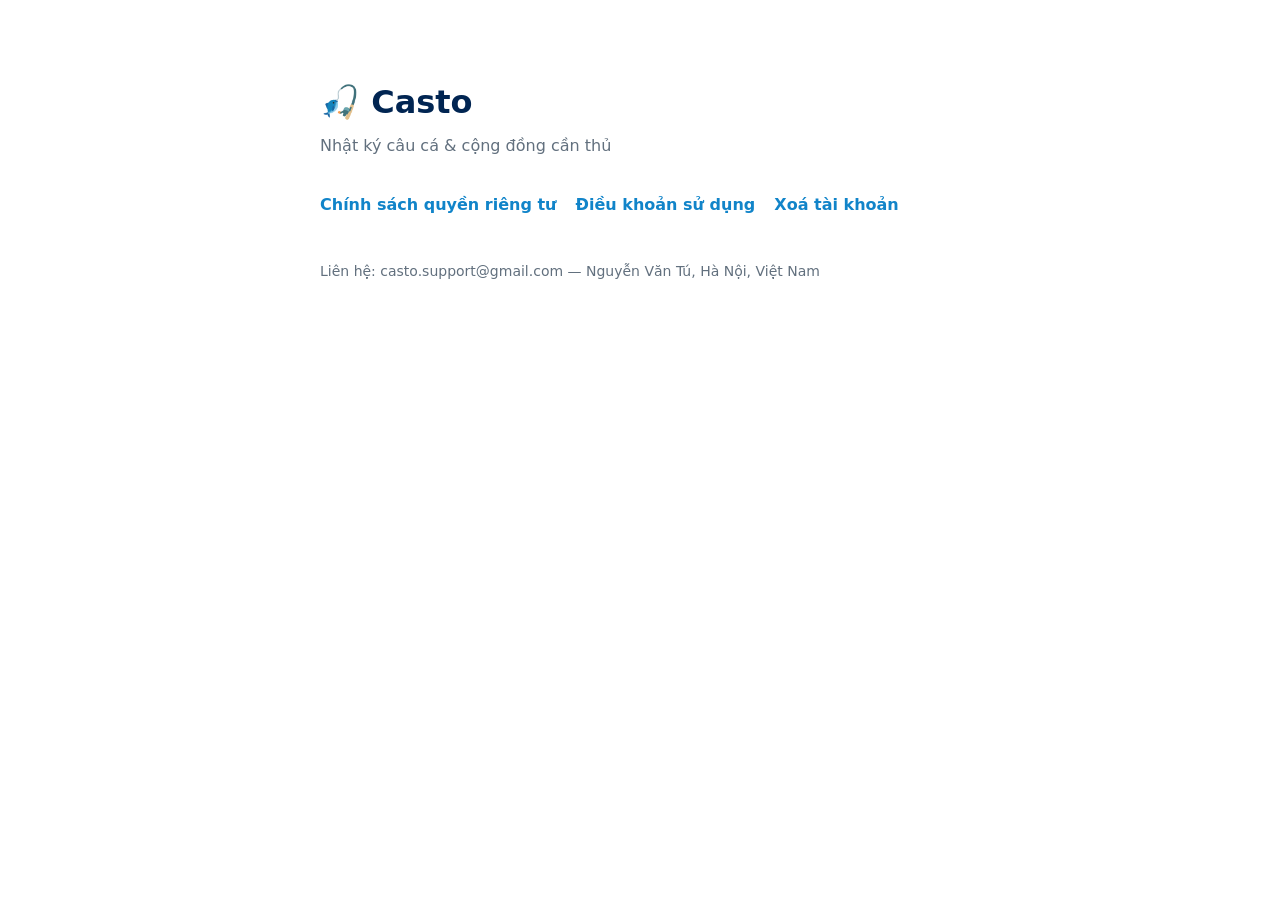
<file: index.html>
<!DOCTYPE html>
<html lang="vi">
<head>
  <meta charset="utf-8" />
  <meta name="viewport" content="width=device-width, initial-scale=1" />
  <title>Casto — Pháp lý</title>
  <style>
    body {
      font-family: -apple-system, system-ui, "Segoe UI", Roboto, sans-serif;
      max-width: 640px;
      margin: 0 auto;
      padding: 56px 20px;
      color: #1a2330;
      background: #fff;
      line-height: 1.6;
    }
    h1 { color: #012552; margin-bottom: 4px; }
    .sub { color: #62707e; margin-top: 0; }
    .links { margin: 28px 0; }
    .links a {
      display: inline-block;
      margin: 6px 14px 6px 0;
      color: #1184c9;
      font-weight: 600;
      text-decoration: none;
    }
    .links a:hover { text-decoration: underline; }
    .foot { color: #62707e; font-size: 14px; margin-top: 36px; }
  </style>
</head>
<body>
  <h1>🎣 Casto</h1>
  <p class="sub">Nhật ký câu cá &amp; cộng đồng cần thủ</p>
  <div class="links">
    <a href="./privacy.html">Chính sách quyền riêng tư</a>
    <a href="./terms.html">Điều khoản sử dụng</a>
    <a href="./delete-account.html">Xoá tài khoản</a>
  </div>
  <p class="foot">Liên hệ: casto.support@gmail.com — Nguyễn Văn Tú, Hà Nội, Việt Nam</p>
</body>
</html>
</file>
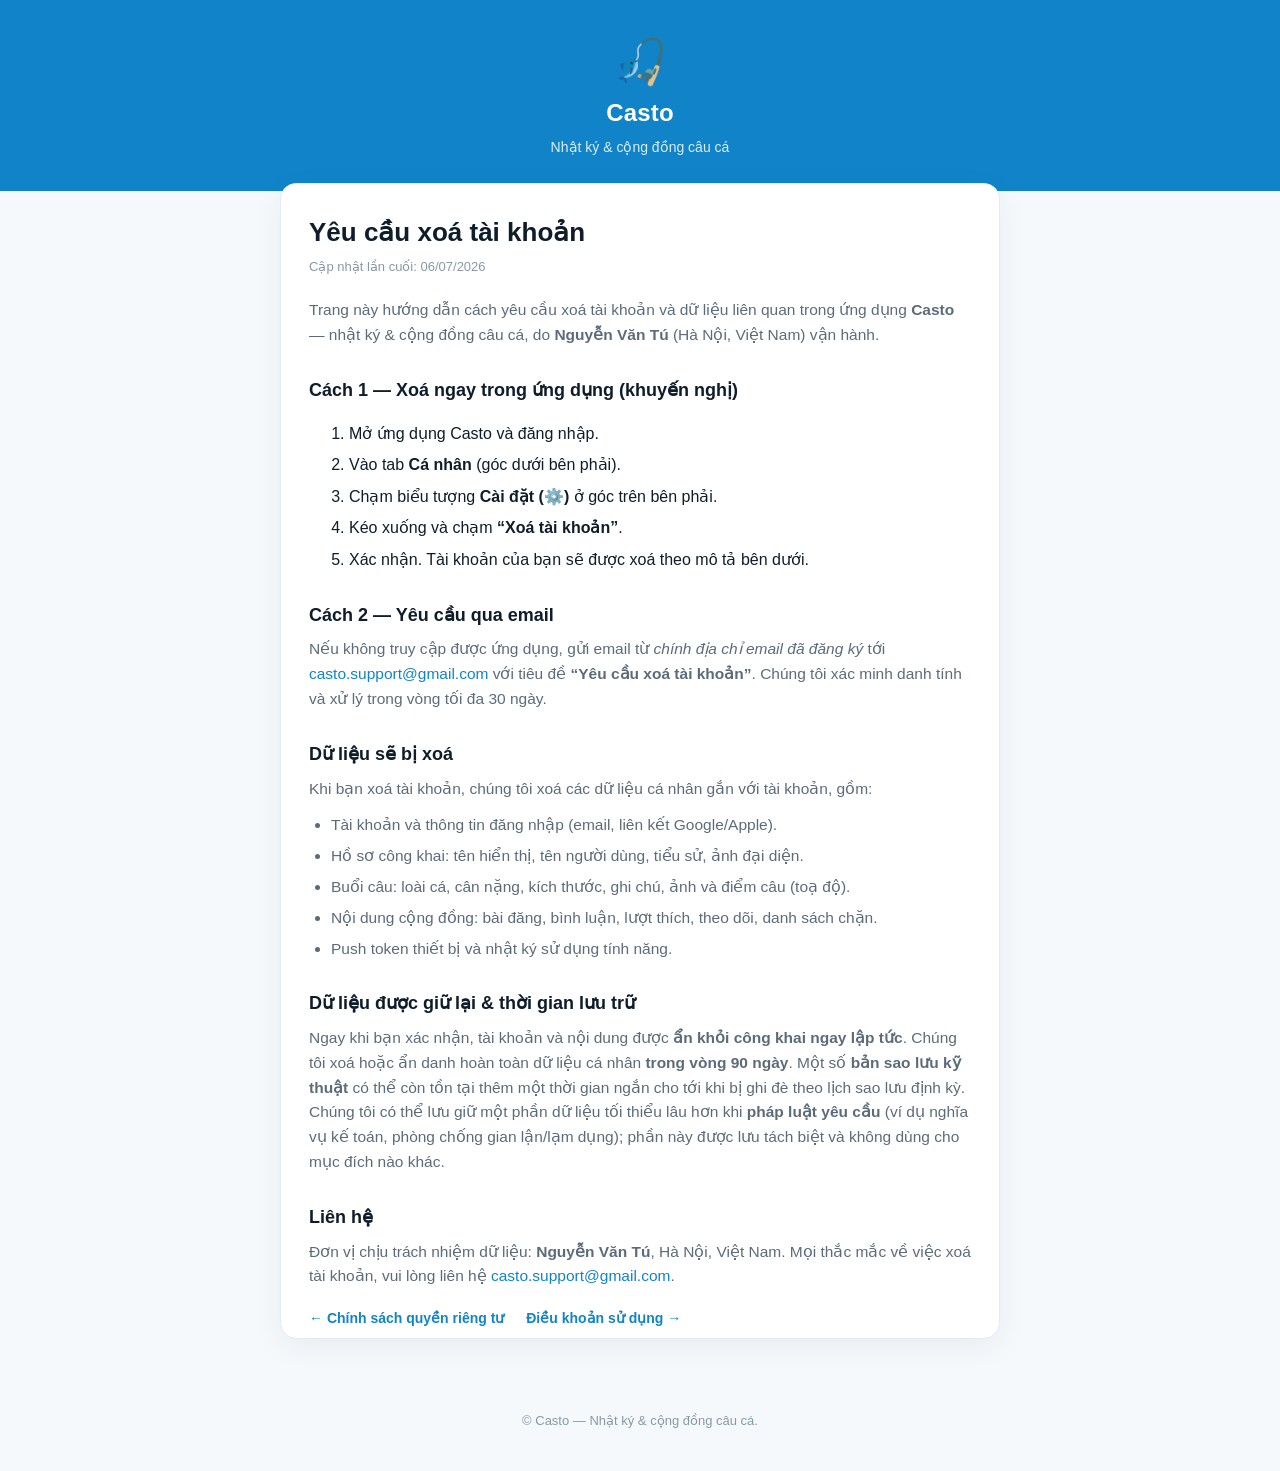
<file: delete-account.html>
<!DOCTYPE html>
<html lang="vi">
  <head>
    <meta charset="utf-8" />
    <meta name="viewport" content="width=device-width, initial-scale=1.0" />
    <title>Xoá tài khoản — Casto</title>
    <link rel="stylesheet" href="style.css" />
  </head>
  <body>
    <div class="header">
      <div class="logo">🎣</div>
      <div class="brand">Casto</div>
      <div class="tagline">Nhật ký &amp; cộng đồng câu cá</div>
    </div>
    <div class="wrap">
      <div class="card">
        <h1>Yêu cầu xoá tài khoản</h1>
        <p class="updated">Cập nhật lần cuối: 06/07/2026</p>

        <p>
          Trang này hướng dẫn cách yêu cầu xoá tài khoản và dữ liệu liên quan trong ứng dụng
          <strong>Casto</strong> — nhật ký &amp; cộng đồng câu cá, do <strong>Nguyễn Văn Tú</strong>
          (Hà Nội, Việt Nam) vận hành.
        </p>

        <h2>Cách 1 — Xoá ngay trong ứng dụng (khuyến nghị)</h2>
        <ol>
          <li>Mở ứng dụng Casto và đăng nhập.</li>
          <li>Vào tab <strong>Cá nhân</strong> (góc dưới bên phải).</li>
          <li>Chạm biểu tượng <strong>Cài đặt (⚙️)</strong> ở góc trên bên phải.</li>
          <li>Kéo xuống và chạm <strong>“Xoá tài khoản”</strong>.</li>
          <li>Xác nhận. Tài khoản của bạn sẽ được xoá theo mô tả bên dưới.</li>
        </ol>

        <h2>Cách 2 — Yêu cầu qua email</h2>
        <p>
          Nếu không truy cập được ứng dụng, gửi email từ <em>chính địa chỉ email đã đăng ký</em> tới
          <a href="mailto:casto.support@gmail.com">casto.support@gmail.com</a>
          với tiêu đề <strong>“Yêu cầu xoá tài khoản”</strong>. Chúng tôi xác minh danh tính và xử lý
          trong vòng tối đa 30 ngày.
        </p>

        <h2>Dữ liệu sẽ bị xoá</h2>
        <p>Khi bạn xoá tài khoản, chúng tôi xoá các dữ liệu cá nhân gắn với tài khoản, gồm:</p>
        <ul>
          <li>Tài khoản và thông tin đăng nhập (email, liên kết Google/Apple).</li>
          <li>Hồ sơ công khai: tên hiển thị, tên người dùng, tiểu sử, ảnh đại diện.</li>
          <li>Buổi câu: loài cá, cân nặng, kích thước, ghi chú, ảnh và điểm câu (toạ độ).</li>
          <li>Nội dung cộng đồng: bài đăng, bình luận, lượt thích, theo dõi, danh sách chặn.</li>
          <li>Push token thiết bị và nhật ký sử dụng tính năng.</li>
        </ul>

        <h2>Dữ liệu được giữ lại &amp; thời gian lưu trữ</h2>
        <p>
          Ngay khi bạn xác nhận, tài khoản và nội dung được <strong>ẩn khỏi công khai ngay lập tức</strong>.
          Chúng tôi xoá hoặc ẩn danh hoàn toàn dữ liệu cá nhân <strong>trong vòng 90 ngày</strong>. Một số
          <strong>bản sao lưu kỹ thuật</strong> có thể còn tồn tại thêm một thời gian ngắn cho tới khi bị
          ghi đè theo lịch sao lưu định kỳ. Chúng tôi có thể lưu giữ một phần dữ liệu tối thiểu lâu hơn khi
          <strong>pháp luật yêu cầu</strong> (ví dụ nghĩa vụ kế toán, phòng chống gian lận/lạm dụng); phần
          này được lưu tách biệt và không dùng cho mục đích nào khác.
        </p>

        <h2>Liên hệ</h2>
        <p>
          Đơn vị chịu trách nhiệm dữ liệu: <strong>Nguyễn Văn Tú</strong>, Hà Nội, Việt Nam. Mọi thắc mắc
          về việc xoá tài khoản, vui lòng liên hệ
          <a href="mailto:casto.support@gmail.com">casto.support@gmail.com</a>.
        </p>

        <div class="nav">
          <a href="privacy.html">← Chính sách quyền riêng tư</a>
          <a href="terms.html">Điều khoản sử dụng →</a>
        </div>
      </div>
    </div>
    <div class="footer">© Casto — Nhật ký &amp; cộng đồng câu cá.</div>
  </body>
</html>
</file>
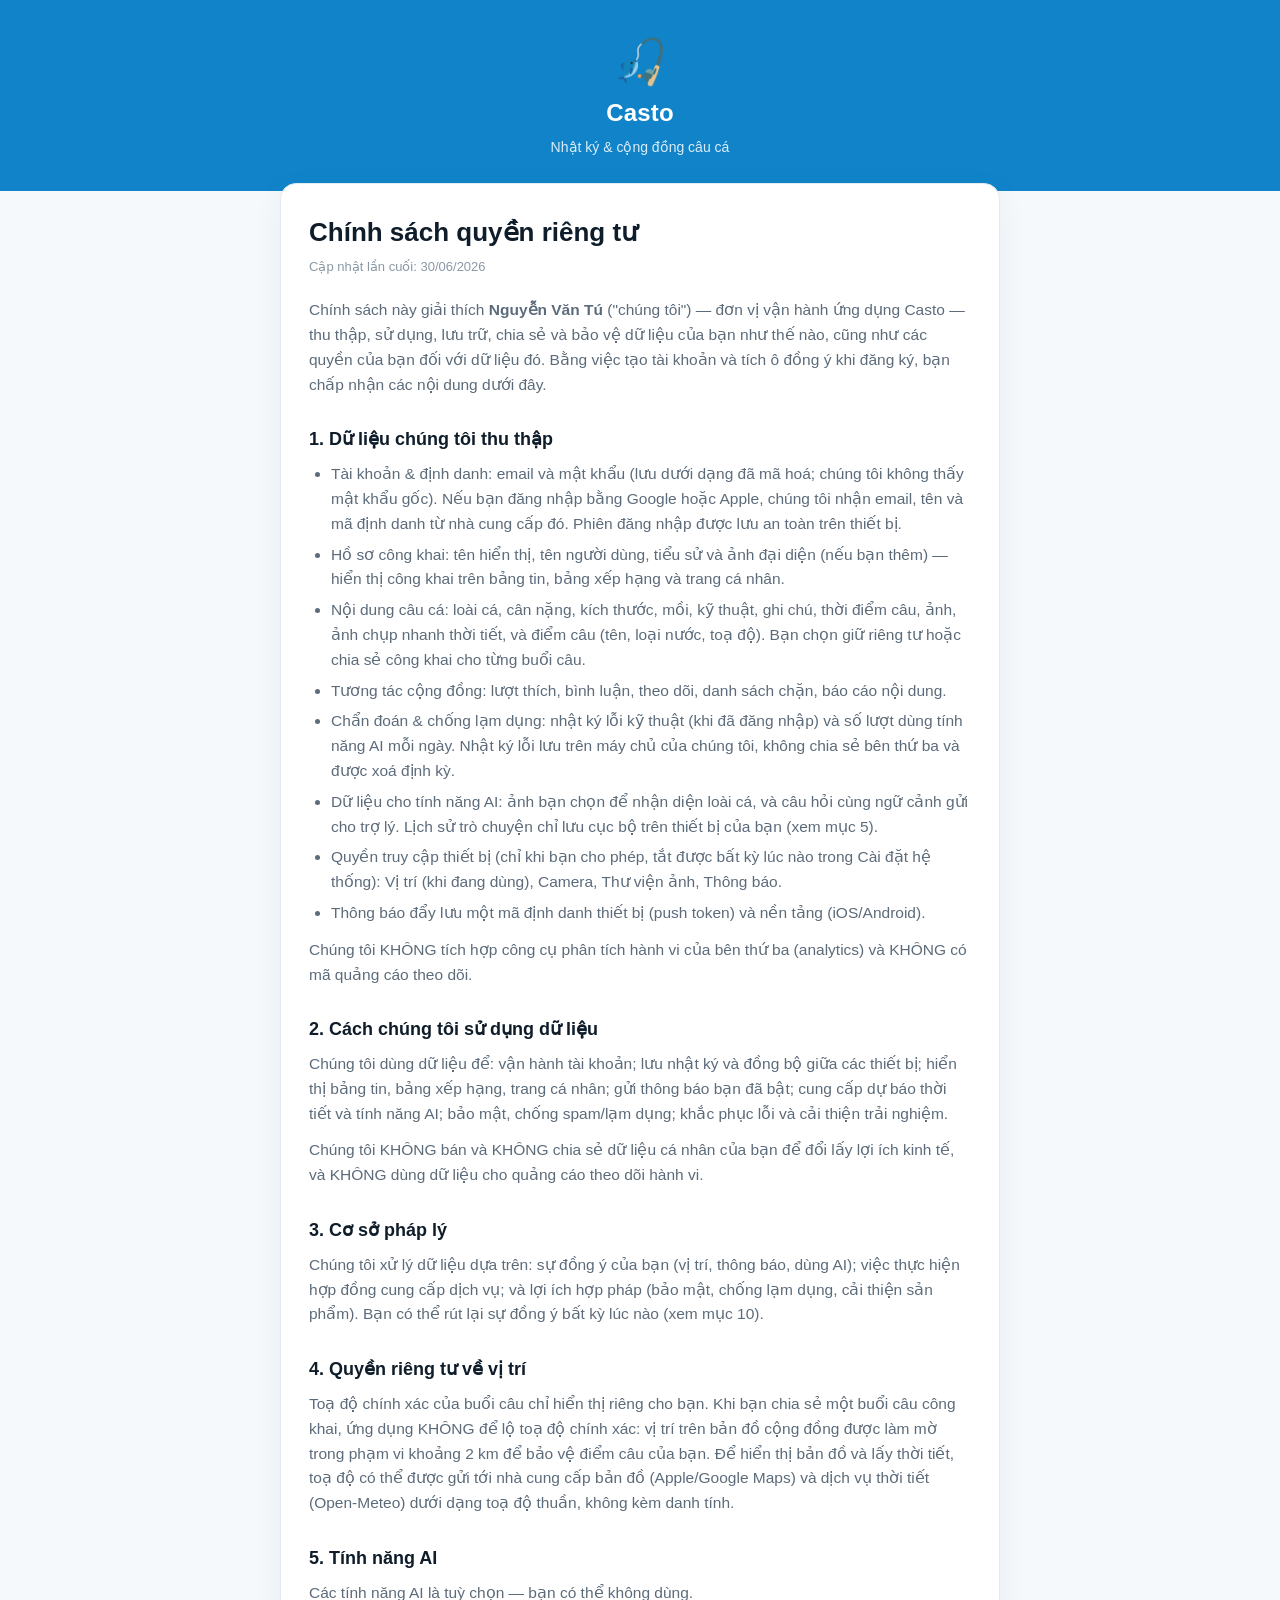
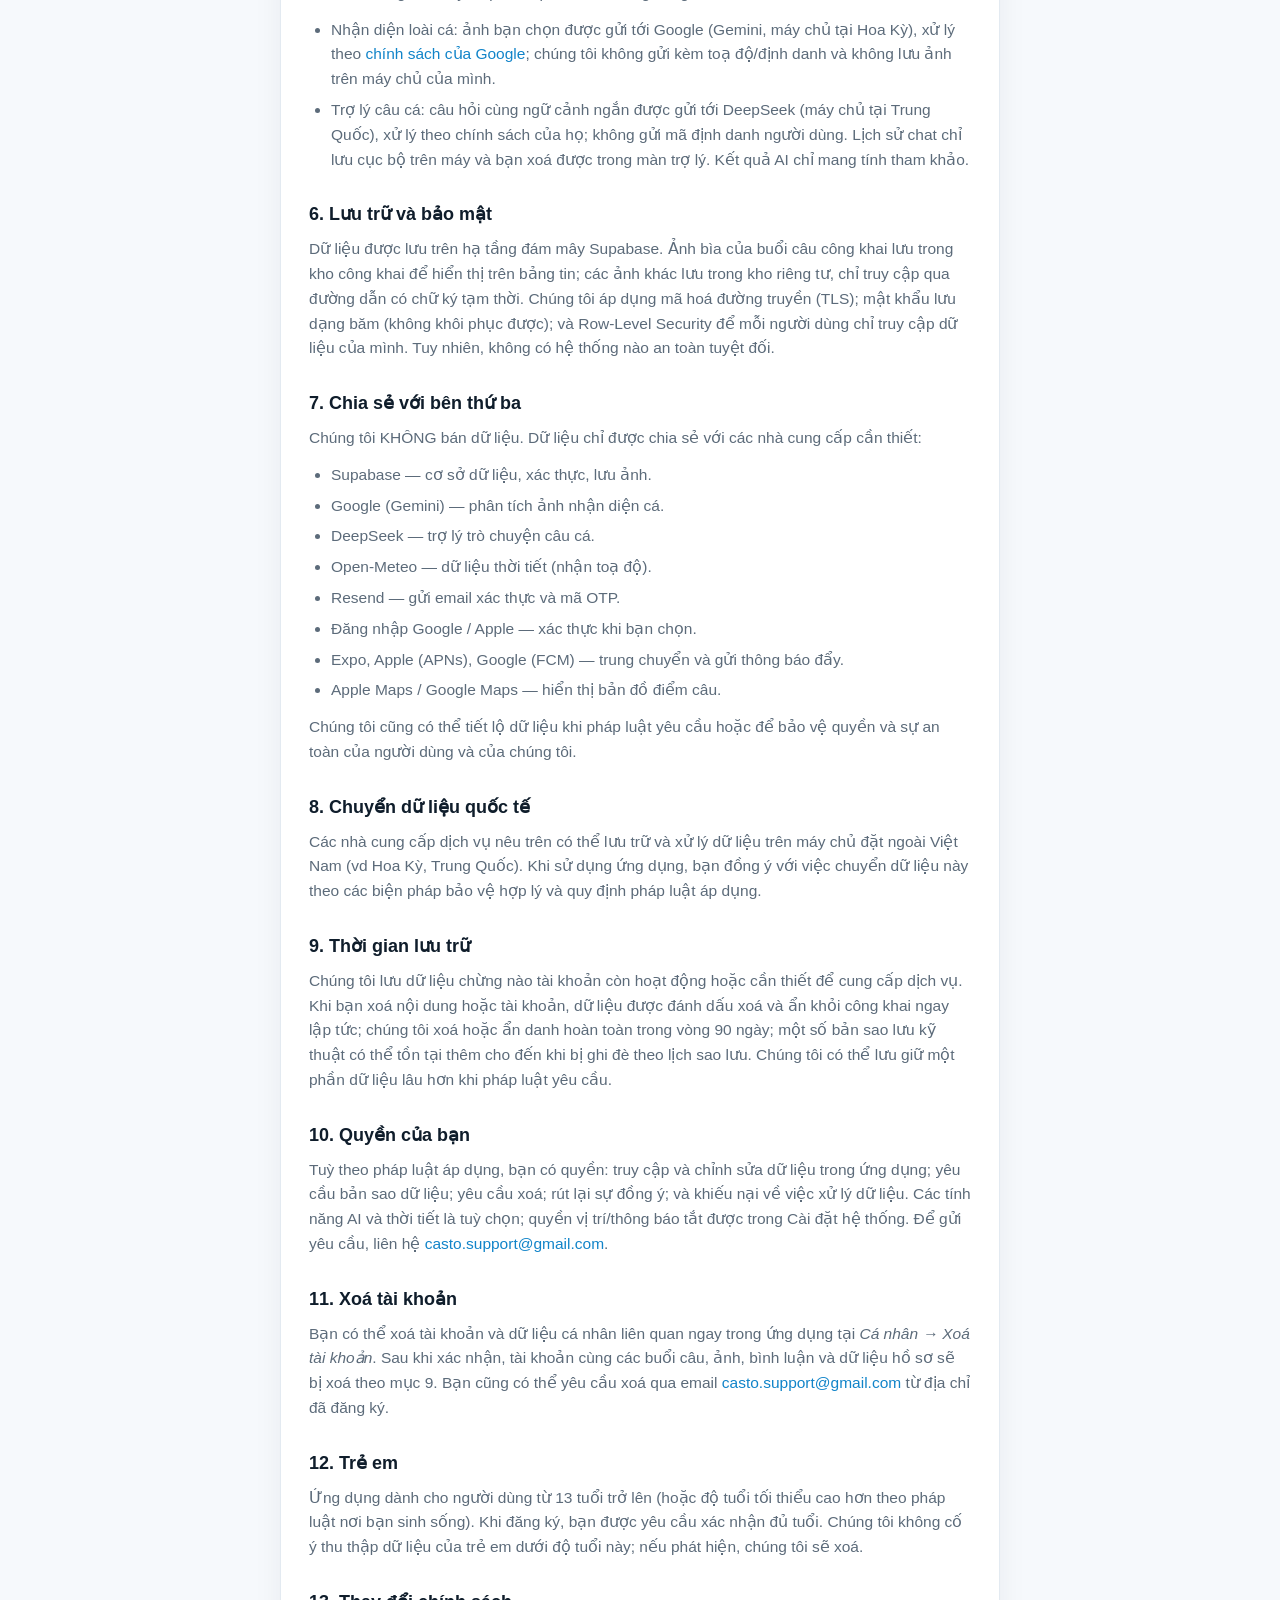
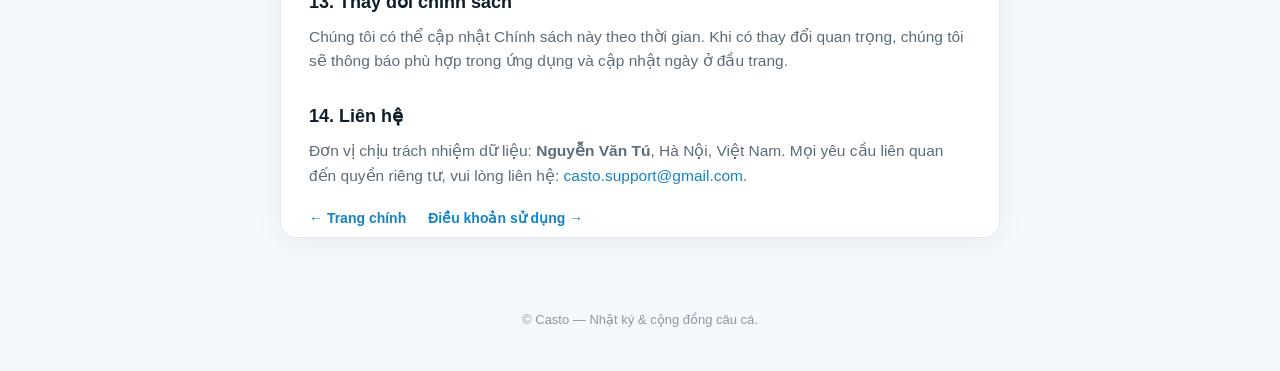
<file: privacy.html>
<!DOCTYPE html>
<html lang="vi">
  <head>
    <meta charset="utf-8" />
    <meta name="viewport" content="width=device-width, initial-scale=1.0" />
    <title>Chính sách quyền riêng tư — Casto</title>
    <link rel="stylesheet" href="style.css" />
  </head>
  <body>
    <div class="header">
      <div class="logo">🎣</div>
      <div class="brand">Casto</div>
      <div class="tagline">Nhật ký &amp; cộng đồng câu cá</div>
    </div>
    <div class="wrap">
      <div class="card">
        <h1>Chính sách quyền riêng tư</h1>
        <p class="updated">Cập nhật lần cuối: 30/06/2026</p>

        <p>
          Chính sách này giải thích <strong>Nguyễn Văn Tú</strong>
          ("chúng tôi") — đơn vị vận hành ứng dụng Casto — thu thập, sử dụng, lưu trữ, chia
          sẻ và bảo vệ dữ liệu của bạn như thế nào, cũng như các quyền của bạn đối với dữ liệu đó.
          Bằng việc tạo tài khoản và tích ô đồng ý khi đăng ký, bạn chấp nhận các nội dung dưới đây.
        </p>

        <h2>1. Dữ liệu chúng tôi thu thập</h2>
        <ul>
          <li>
            Tài khoản &amp; định danh: email và mật khẩu (lưu dưới dạng đã mã hoá; chúng tôi không
            thấy mật khẩu gốc). Nếu bạn đăng nhập bằng Google hoặc Apple, chúng tôi nhận email, tên
            và mã định danh từ nhà cung cấp đó. Phiên đăng nhập được lưu an toàn trên thiết bị.
          </li>
          <li>
            Hồ sơ công khai: tên hiển thị, tên người dùng, tiểu sử và ảnh đại diện (nếu bạn thêm) —
            hiển thị công khai trên bảng tin, bảng xếp hạng và trang cá nhân.
          </li>
          <li>
            Nội dung câu cá: loài cá, cân nặng, kích thước, mồi, kỹ thuật, ghi chú, thời điểm câu,
            ảnh, ảnh chụp nhanh thời tiết, và điểm câu (tên, loại nước, toạ độ). Bạn chọn giữ riêng
            tư hoặc chia sẻ công khai cho từng buổi câu.
          </li>
          <li>Tương tác cộng đồng: lượt thích, bình luận, theo dõi, danh sách chặn, báo cáo nội dung.</li>
          <li>
            Chẩn đoán &amp; chống lạm dụng: nhật ký lỗi kỹ thuật (khi đã đăng nhập) và số lượt dùng
            tính năng AI mỗi ngày. Nhật ký lỗi lưu trên máy chủ của chúng tôi, không chia sẻ bên thứ
            ba và được xoá định kỳ.
          </li>
          <li>
            Dữ liệu cho tính năng AI: ảnh bạn chọn để nhận diện loài cá, và câu hỏi cùng ngữ cảnh
            gửi cho trợ lý. Lịch sử trò chuyện chỉ lưu cục bộ trên thiết bị của bạn (xem mục 5).
          </li>
          <li>
            Quyền truy cập thiết bị (chỉ khi bạn cho phép, tắt được bất kỳ lúc nào trong Cài đặt hệ
            thống): Vị trí (khi đang dùng), Camera, Thư viện ảnh, Thông báo.
          </li>
          <li>Thông báo đẩy lưu một mã định danh thiết bị (push token) và nền tảng (iOS/Android).</li>
        </ul>
        <p>
          Chúng tôi KHÔNG tích hợp công cụ phân tích hành vi của bên thứ ba (analytics) và KHÔNG có
          mã quảng cáo theo dõi.
        </p>

        <h2>2. Cách chúng tôi sử dụng dữ liệu</h2>
        <p>
          Chúng tôi dùng dữ liệu để: vận hành tài khoản; lưu nhật ký và đồng bộ giữa các thiết bị;
          hiển thị bảng tin, bảng xếp hạng, trang cá nhân; gửi thông báo bạn đã bật; cung cấp dự báo
          thời tiết và tính năng AI; bảo mật, chống spam/lạm dụng; khắc phục lỗi và cải thiện trải
          nghiệm.
        </p>
        <p>
          Chúng tôi KHÔNG bán và KHÔNG chia sẻ dữ liệu cá nhân của bạn để đổi lấy lợi ích kinh tế,
          và KHÔNG dùng dữ liệu cho quảng cáo theo dõi hành vi.
        </p>

        <h2>3. Cơ sở pháp lý</h2>
        <p>
          Chúng tôi xử lý dữ liệu dựa trên: sự đồng ý của bạn (vị trí, thông báo, dùng AI); việc
          thực hiện hợp đồng cung cấp dịch vụ; và lợi ích hợp pháp (bảo mật, chống lạm dụng, cải
          thiện sản phẩm). Bạn có thể rút lại sự đồng ý bất kỳ lúc nào (xem mục 10).
        </p>

        <h2>4. Quyền riêng tư về vị trí</h2>
        <p>
          Toạ độ chính xác của buổi câu chỉ hiển thị riêng cho bạn. Khi bạn chia sẻ một buổi câu
          công khai, ứng dụng KHÔNG để lộ toạ độ chính xác: vị trí trên bản đồ cộng đồng được làm mờ
          trong phạm vi khoảng 2 km để bảo vệ điểm câu của bạn. Để hiển thị bản đồ và lấy thời tiết,
          toạ độ có thể được gửi tới nhà cung cấp bản đồ (Apple/Google Maps) và dịch vụ thời tiết
          (Open-Meteo) dưới dạng toạ độ thuần, không kèm danh tính.
        </p>

        <h2>5. Tính năng AI</h2>
        <p>Các tính năng AI là tuỳ chọn — bạn có thể không dùng.</p>
        <ul>
          <li>
            Nhận diện loài cá: ảnh bạn chọn được gửi tới Google (Gemini, máy chủ tại Hoa Kỳ), xử lý
            theo
            <a href="https://policies.google.com/privacy">chính sách của Google</a>; chúng tôi không
            gửi kèm toạ độ/định danh và không lưu ảnh trên máy chủ của mình.
          </li>
          <li>
            Trợ lý câu cá: câu hỏi cùng ngữ cảnh ngắn được gửi tới DeepSeek (máy chủ tại Trung Quốc),
            xử lý theo chính sách của họ; không gửi mã định danh người dùng. Lịch sử chat chỉ lưu cục
            bộ trên máy và bạn xoá được trong màn trợ lý. Kết quả AI chỉ mang tính tham khảo.
          </li>
        </ul>

        <h2>6. Lưu trữ và bảo mật</h2>
        <p>
          Dữ liệu được lưu trên hạ tầng đám mây Supabase. Ảnh bìa của buổi câu công khai lưu trong
          kho công khai để hiển thị trên bảng tin; các ảnh khác lưu trong kho riêng tư, chỉ truy cập
          qua đường dẫn có chữ ký tạm thời. Chúng tôi áp dụng mã hoá đường truyền (TLS); mật khẩu lưu
          dạng băm (không khôi phục được); và Row-Level Security để mỗi người dùng chỉ truy cập dữ
          liệu của mình. Tuy nhiên, không có hệ thống nào an toàn tuyệt đối.
        </p>

        <h2>7. Chia sẻ với bên thứ ba</h2>
        <p>Chúng tôi KHÔNG bán dữ liệu. Dữ liệu chỉ được chia sẻ với các nhà cung cấp cần thiết:</p>
        <ul>
          <li>Supabase — cơ sở dữ liệu, xác thực, lưu ảnh.</li>
          <li>Google (Gemini) — phân tích ảnh nhận diện cá.</li>
          <li>DeepSeek — trợ lý trò chuyện câu cá.</li>
          <li>Open-Meteo — dữ liệu thời tiết (nhận toạ độ).</li>
          <li>Resend — gửi email xác thực và mã OTP.</li>
          <li>Đăng nhập Google / Apple — xác thực khi bạn chọn.</li>
          <li>Expo, Apple (APNs), Google (FCM) — trung chuyển và gửi thông báo đẩy.</li>
          <li>Apple Maps / Google Maps — hiển thị bản đồ điểm câu.</li>
        </ul>
        <p>
          Chúng tôi cũng có thể tiết lộ dữ liệu khi pháp luật yêu cầu hoặc để bảo vệ quyền và sự an
          toàn của người dùng và của chúng tôi.
        </p>

        <h2>8. Chuyển dữ liệu quốc tế</h2>
        <p>
          Các nhà cung cấp dịch vụ nêu trên có thể lưu trữ và xử lý dữ liệu trên máy chủ đặt ngoài
          Việt Nam (vd Hoa Kỳ, Trung Quốc). Khi sử dụng ứng dụng, bạn đồng ý với việc chuyển dữ liệu
          này theo các biện pháp bảo vệ hợp lý và quy định pháp luật áp dụng.
        </p>

        <h2>9. Thời gian lưu trữ</h2>
        <p>
          Chúng tôi lưu dữ liệu chừng nào tài khoản còn hoạt động hoặc cần thiết để cung cấp dịch vụ.
          Khi bạn xoá nội dung hoặc tài khoản, dữ liệu được đánh dấu xoá và ẩn khỏi công khai ngay
          lập tức; chúng tôi xoá hoặc ẩn danh hoàn toàn trong vòng 90 ngày; một số bản sao lưu kỹ
          thuật có thể tồn tại thêm cho đến khi bị ghi đè theo lịch sao lưu. Chúng tôi có thể lưu giữ
          một phần dữ liệu lâu hơn khi pháp luật yêu cầu.
        </p>

        <h2>10. Quyền của bạn</h2>
        <p>
          Tuỳ theo pháp luật áp dụng, bạn có quyền: truy cập và chỉnh sửa dữ liệu trong ứng dụng; yêu
          cầu bản sao dữ liệu; yêu cầu xoá; rút lại sự đồng ý; và khiếu nại về việc xử lý dữ liệu. Các
          tính năng AI và thời tiết là tuỳ chọn; quyền vị trí/thông báo tắt được trong Cài đặt hệ
          thống. Để gửi yêu cầu, liên hệ
          <a href="mailto:casto.support@gmail.com">casto.support@gmail.com</a>.
        </p>

        <h2>11. Xoá tài khoản</h2>
        <p>
          Bạn có thể xoá tài khoản và dữ liệu cá nhân liên quan ngay trong ứng dụng tại
          <em>Cá nhân → Xoá tài khoản</em>. Sau khi xác nhận, tài khoản cùng các buổi câu, ảnh, bình
          luận và dữ liệu hồ sơ sẽ bị xoá theo mục 9. Bạn cũng có thể yêu cầu xoá qua email
          <a href="mailto:casto.support@gmail.com">casto.support@gmail.com</a> từ địa chỉ đã đăng
          ký.
        </p>

        <h2>12. Trẻ em</h2>
        <p>
          Ứng dụng dành cho người dùng từ 13 tuổi trở lên (hoặc độ tuổi tối thiểu cao hơn theo pháp
          luật nơi bạn sinh sống). Khi đăng ký, bạn được yêu cầu xác nhận đủ tuổi. Chúng tôi không cố
          ý thu thập dữ liệu của trẻ em dưới độ tuổi này; nếu phát hiện, chúng tôi sẽ xoá.
        </p>

        <h2>13. Thay đổi chính sách</h2>
        <p>
          Chúng tôi có thể cập nhật Chính sách này theo thời gian. Khi có thay đổi quan trọng, chúng
          tôi sẽ thông báo phù hợp trong ứng dụng và cập nhật ngày ở đầu trang.
        </p>

        <h2>14. Liên hệ</h2>
        <p>
          Đơn vị chịu trách nhiệm dữ liệu: <strong>Nguyễn Văn Tú</strong>,
          Hà Nội, Việt Nam. Mọi yêu cầu liên quan đến quyền riêng tư, vui lòng liên hệ:
          <a href="mailto:casto.support@gmail.com">casto.support@gmail.com</a>.
        </p>

        <div class="nav">
          <a href="index.html">← Trang chính</a>
          <a href="terms.html">Điều khoản sử dụng →</a>
        </div>
      </div>
    </div>
    <div class="footer">© Casto — Nhật ký &amp; cộng đồng câu cá.</div>
  </body>
</html>
</file>
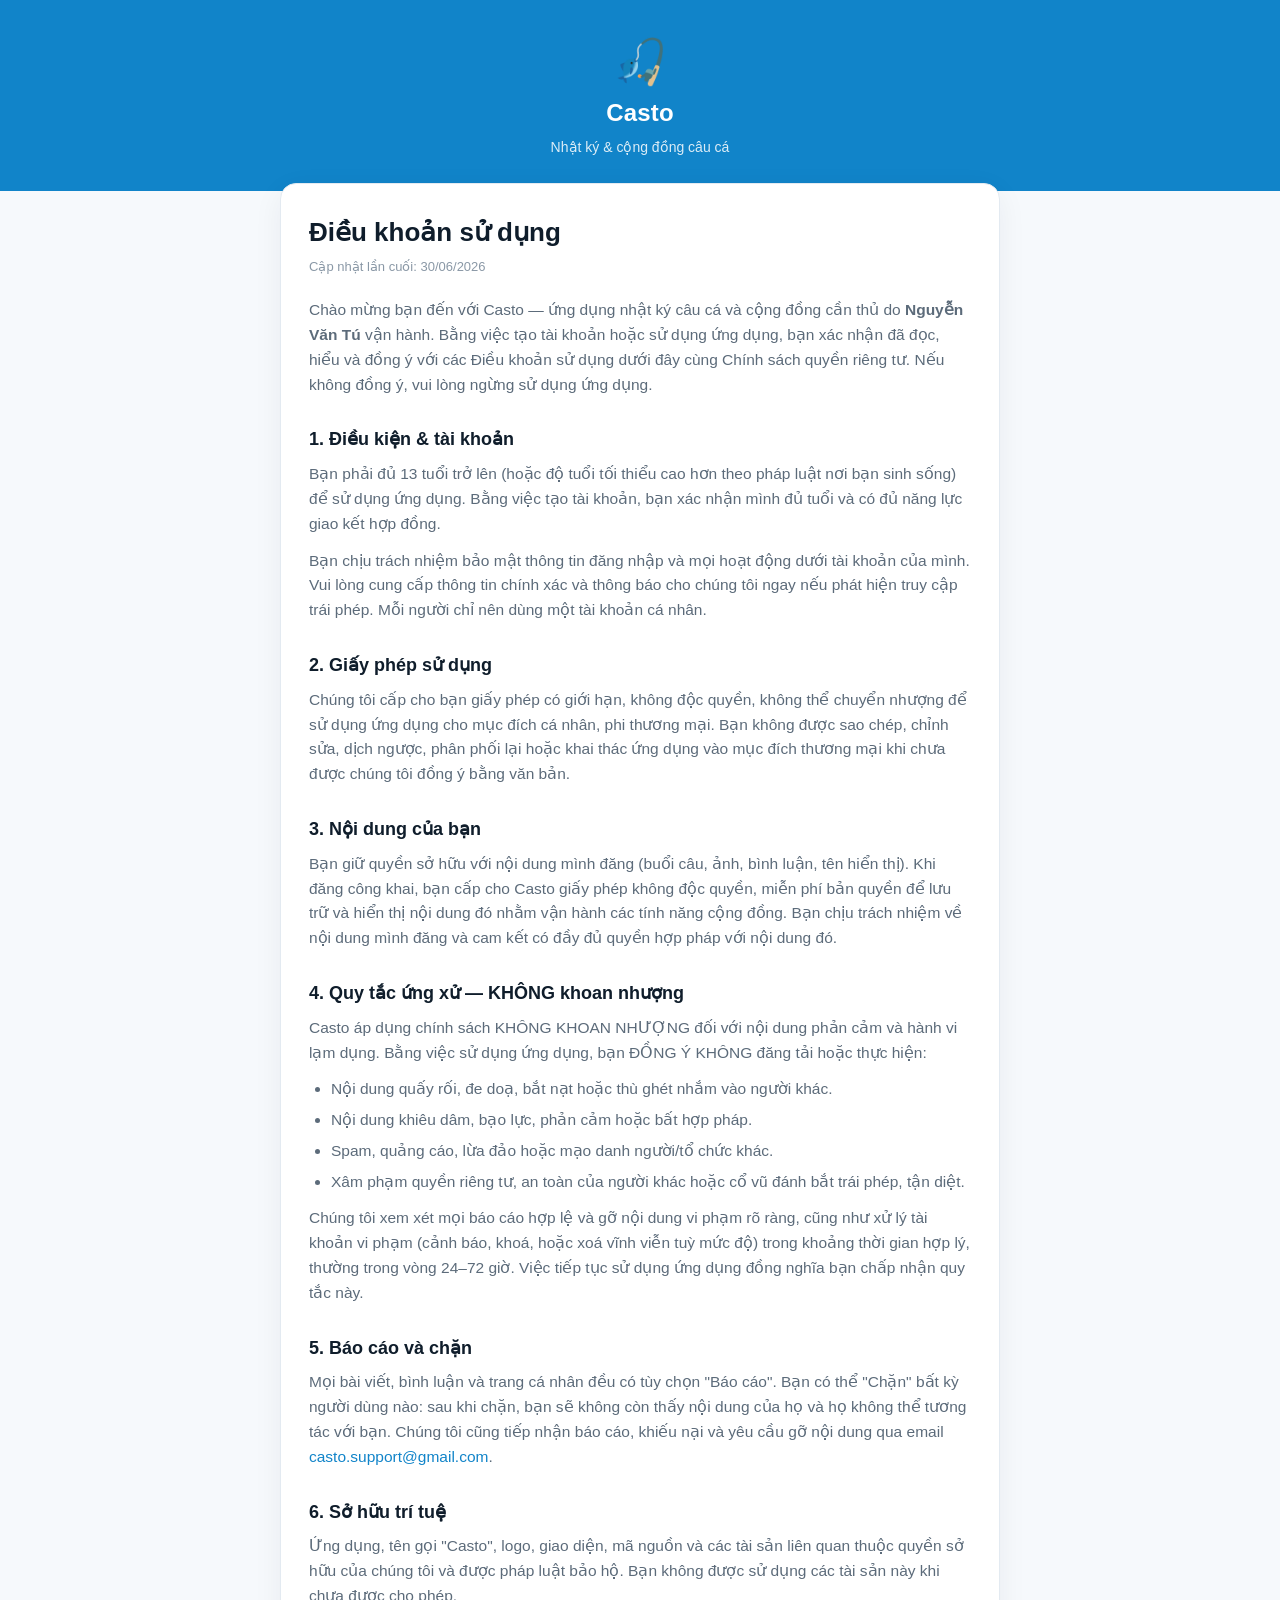
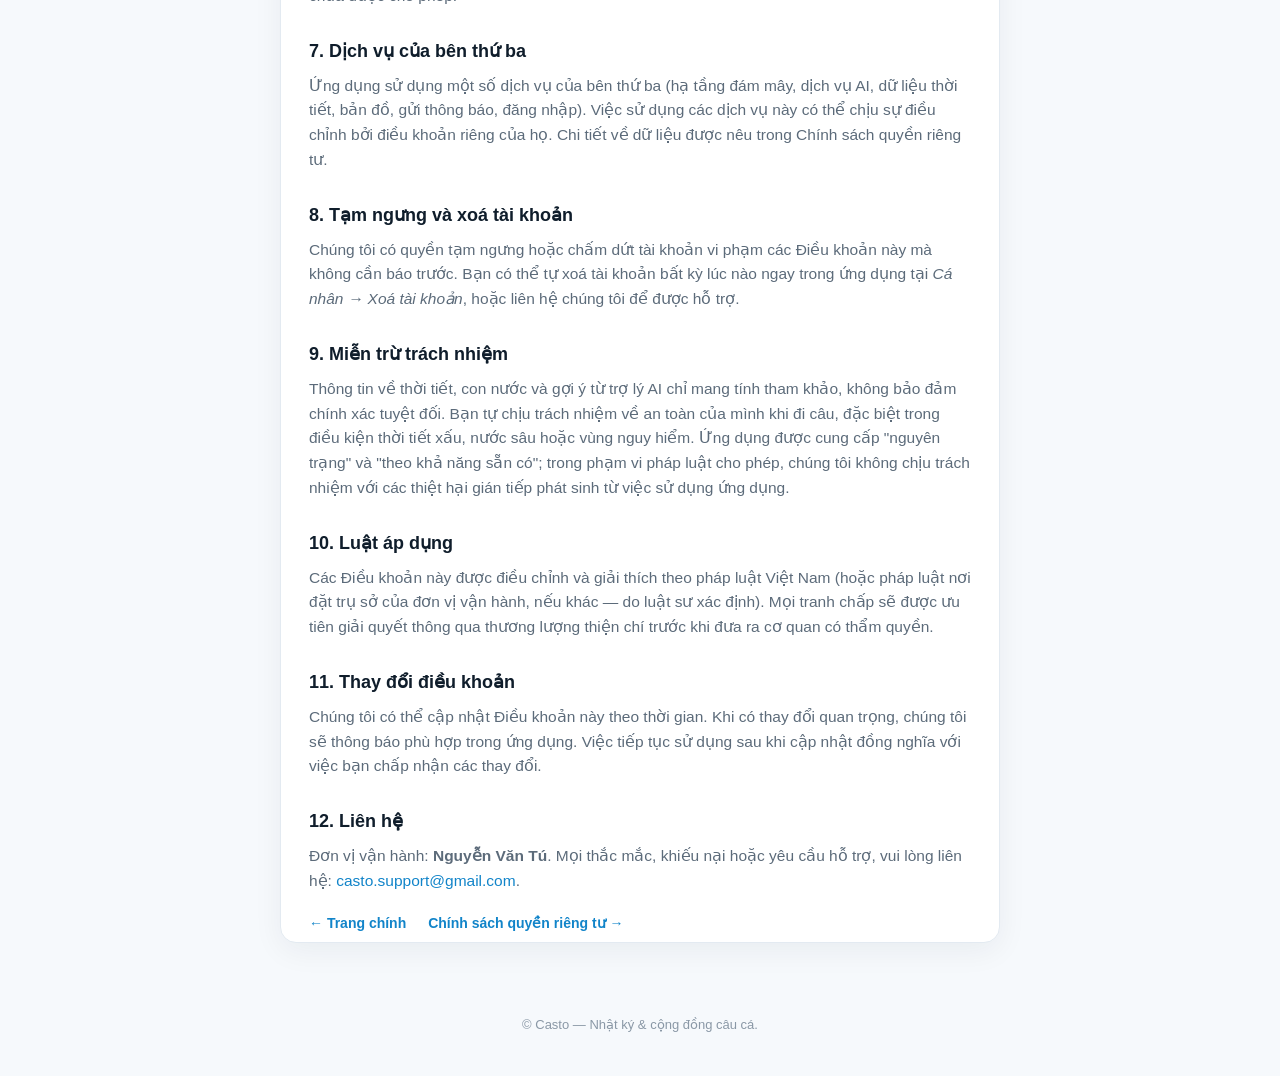
<file: terms.html>
<!DOCTYPE html>
<html lang="vi">
  <head>
    <meta charset="utf-8" />
    <meta name="viewport" content="width=device-width, initial-scale=1.0" />
    <title>Điều khoản sử dụng — Casto</title>
    <link rel="stylesheet" href="style.css" />
  </head>
  <body>
    <div class="header">
      <div class="logo">🎣</div>
      <div class="brand">Casto</div>
      <div class="tagline">Nhật ký &amp; cộng đồng câu cá</div>
    </div>
    <div class="wrap">
      <div class="card">
        <h1>Điều khoản sử dụng</h1>
        <p class="updated">Cập nhật lần cuối: 30/06/2026</p>

        <p>
          Chào mừng bạn đến với Casto — ứng dụng nhật ký câu cá và cộng đồng cần thủ do
          <strong>Nguyễn Văn Tú</strong> vận hành. Bằng việc tạo tài
          khoản hoặc sử dụng ứng dụng, bạn xác nhận đã đọc, hiểu và đồng ý với các Điều khoản sử dụng
          dưới đây cùng Chính sách quyền riêng tư. Nếu không đồng ý, vui lòng ngừng sử dụng ứng dụng.
        </p>

        <h2>1. Điều kiện &amp; tài khoản</h2>
        <p>
          Bạn phải đủ 13 tuổi trở lên (hoặc độ tuổi tối thiểu cao hơn theo pháp luật nơi bạn sinh
          sống) để sử dụng ứng dụng. Bằng việc tạo tài khoản, bạn xác nhận mình đủ tuổi và có đủ năng
          lực giao kết hợp đồng.
        </p>
        <p>
          Bạn chịu trách nhiệm bảo mật thông tin đăng nhập và mọi hoạt động dưới tài khoản của mình.
          Vui lòng cung cấp thông tin chính xác và thông báo cho chúng tôi ngay nếu phát hiện truy
          cập trái phép. Mỗi người chỉ nên dùng một tài khoản cá nhân.
        </p>

        <h2>2. Giấy phép sử dụng</h2>
        <p>
          Chúng tôi cấp cho bạn giấy phép có giới hạn, không độc quyền, không thể chuyển nhượng để sử
          dụng ứng dụng cho mục đích cá nhân, phi thương mại. Bạn không được sao chép, chỉnh sửa,
          dịch ngược, phân phối lại hoặc khai thác ứng dụng vào mục đích thương mại khi chưa được
          chúng tôi đồng ý bằng văn bản.
        </p>

        <h2>3. Nội dung của bạn</h2>
        <p>
          Bạn giữ quyền sở hữu với nội dung mình đăng (buổi câu, ảnh, bình luận, tên hiển thị). Khi
          đăng công khai, bạn cấp cho Casto giấy phép không độc quyền, miễn phí bản quyền để
          lưu trữ và hiển thị nội dung đó nhằm vận hành các tính năng cộng đồng. Bạn chịu trách nhiệm
          về nội dung mình đăng và cam kết có đầy đủ quyền hợp pháp với nội dung đó.
        </p>

        <h2>4. Quy tắc ứng xử — KHÔNG khoan nhượng</h2>
        <p>
          Casto áp dụng chính sách KHÔNG KHOAN NHƯỢNG đối với nội dung phản cảm và hành vi lạm
          dụng. Bằng việc sử dụng ứng dụng, bạn ĐỒNG Ý KHÔNG đăng tải hoặc thực hiện:
        </p>
        <ul>
          <li>Nội dung quấy rối, đe doạ, bắt nạt hoặc thù ghét nhắm vào người khác.</li>
          <li>Nội dung khiêu dâm, bạo lực, phản cảm hoặc bất hợp pháp.</li>
          <li>Spam, quảng cáo, lừa đảo hoặc mạo danh người/tổ chức khác.</li>
          <li>Xâm phạm quyền riêng tư, an toàn của người khác hoặc cổ vũ đánh bắt trái phép, tận diệt.</li>
        </ul>
        <p>
          Chúng tôi xem xét mọi báo cáo hợp lệ và gỡ nội dung vi phạm rõ ràng, cũng như xử lý tài
          khoản vi phạm (cảnh báo, khoá, hoặc xoá vĩnh viễn tuỳ mức độ) trong khoảng thời gian hợp
          lý, thường trong vòng 24–72 giờ. Việc tiếp tục sử dụng ứng dụng đồng nghĩa bạn chấp nhận
          quy tắc này.
        </p>

        <h2>5. Báo cáo và chặn</h2>
        <p>
          Mọi bài viết, bình luận và trang cá nhân đều có tùy chọn "Báo cáo". Bạn có thể "Chặn" bất
          kỳ người dùng nào: sau khi chặn, bạn sẽ không còn thấy nội dung của họ và họ không thể
          tương tác với bạn. Chúng tôi cũng tiếp nhận báo cáo, khiếu nại và yêu cầu gỡ nội dung qua
          email <a href="mailto:casto.support@gmail.com">casto.support@gmail.com</a>.
        </p>

        <h2>6. Sở hữu trí tuệ</h2>
        <p>
          Ứng dụng, tên gọi "Casto", logo, giao diện, mã nguồn và các tài sản liên quan thuộc
          quyền sở hữu của chúng tôi và được pháp luật bảo hộ. Bạn không được sử dụng các tài sản này
          khi chưa được cho phép.
        </p>

        <h2>7. Dịch vụ của bên thứ ba</h2>
        <p>
          Ứng dụng sử dụng một số dịch vụ của bên thứ ba (hạ tầng đám mây, dịch vụ AI, dữ liệu thời
          tiết, bản đồ, gửi thông báo, đăng nhập). Việc sử dụng các dịch vụ này có thể chịu sự điều
          chỉnh bởi điều khoản riêng của họ. Chi tiết về dữ liệu được nêu trong Chính sách quyền
          riêng tư.
        </p>

        <h2>8. Tạm ngưng và xoá tài khoản</h2>
        <p>
          Chúng tôi có quyền tạm ngưng hoặc chấm dứt tài khoản vi phạm các Điều khoản này mà không
          cần báo trước. Bạn có thể tự xoá tài khoản bất kỳ lúc nào ngay trong ứng dụng tại
          <em>Cá nhân → Xoá tài khoản</em>, hoặc liên hệ chúng tôi để được hỗ trợ.
        </p>

        <h2>9. Miễn trừ trách nhiệm</h2>
        <p>
          Thông tin về thời tiết, con nước và gợi ý từ trợ lý AI chỉ mang tính tham khảo, không bảo
          đảm chính xác tuyệt đối. Bạn tự chịu trách nhiệm về an toàn của mình khi đi câu, đặc biệt
          trong điều kiện thời tiết xấu, nước sâu hoặc vùng nguy hiểm. Ứng dụng được cung cấp "nguyên
          trạng" và "theo khả năng sẵn có"; trong phạm vi pháp luật cho phép, chúng tôi không chịu
          trách nhiệm với các thiệt hại gián tiếp phát sinh từ việc sử dụng ứng dụng.
        </p>

        <h2>10. Luật áp dụng</h2>
        <p>
          Các Điều khoản này được điều chỉnh và giải thích theo pháp luật Việt Nam (hoặc pháp luật
          nơi đặt trụ sở của đơn vị vận hành, nếu khác — do luật sư xác định). Mọi tranh chấp sẽ được
          ưu tiên giải quyết thông qua thương lượng thiện chí trước khi đưa ra cơ quan có thẩm quyền.
        </p>

        <h2>11. Thay đổi điều khoản</h2>
        <p>
          Chúng tôi có thể cập nhật Điều khoản này theo thời gian. Khi có thay đổi quan trọng, chúng
          tôi sẽ thông báo phù hợp trong ứng dụng. Việc tiếp tục sử dụng sau khi cập nhật đồng nghĩa
          với việc bạn chấp nhận các thay đổi.
        </p>

        <h2>12. Liên hệ</h2>
        <p>
          Đơn vị vận hành: <strong>Nguyễn Văn Tú</strong>. Mọi thắc mắc,
          khiếu nại hoặc yêu cầu hỗ trợ, vui lòng liên hệ:
          <a href="mailto:casto.support@gmail.com">casto.support@gmail.com</a>.
        </p>

        <div class="nav">
          <a href="index.html">← Trang chính</a>
          <a href="privacy.html">Chính sách quyền riêng tư →</a>
        </div>
      </div>
    </div>
    <div class="footer">© Casto — Nhật ký &amp; cộng đồng câu cá.</div>
  </body>
</html>
</file>
<file: style.css>
:root {
  --primary: #1184c9;
  --accent: #0fb5a4;
  --text: #0f1d2b;
  --muted: #5c6b7a;
  --faint: #8a98a6;
  --bg: #f6f9fc;
  --card: #ffffff;
  --border: #e3eaf1;
  --primary-soft: #e6f2fb;
}

* {
  box-sizing: border-box;
}

html {
  -webkit-text-size-adjust: 100%;
}

body {
  margin: 0;
  background: var(--bg);
  color: var(--text);
  font-family: -apple-system, BlinkMacSystemFont, "Segoe UI", Roboto, Helvetica, Arial, sans-serif;
  line-height: 1.6;
}

.header {
  background: var(--primary);
  color: #fff;
  text-align: center;
  padding: 40px 20px 32px;
}

.header .logo {
  font-size: 44px;
  line-height: 1;
}

.header .brand {
  margin-top: 10px;
  font-size: 24px;
  font-weight: 700;
  letter-spacing: 0.2px;
}

.header .tagline {
  margin-top: 4px;
  font-size: 14px;
  opacity: 0.85;
}

.wrap {
  max-width: 760px;
  margin: 0 auto;
  padding: 28px 20px 64px;
}

.card {
  background: var(--card);
  border: 1px solid var(--border);
  border-radius: 16px;
  padding: 28px 28px 8px;
  margin-top: -36px;
  box-shadow: 0 8px 30px rgba(15, 29, 43, 0.06);
}

h1 {
  font-size: 26px;
  margin: 0 0 4px;
}

.updated {
  color: var(--faint);
  font-size: 13px;
  margin: 0 0 20px;
}

h2 {
  font-size: 18px;
  margin: 28px 0 8px;
  color: var(--text);
}

p {
  color: var(--muted);
  font-size: 15.5px;
  margin: 0 0 12px;
}

ul {
  color: var(--muted);
  font-size: 15.5px;
  margin: 0 0 12px;
  padding-left: 22px;
}

li {
  margin-bottom: 6px;
}

a {
  color: var(--primary);
  text-decoration: none;
}

a:hover {
  text-decoration: underline;
}

.note {
  background: var(--primary-soft);
  border: 1px solid #cfe6f8;
  border-radius: 12px;
  padding: 14px 16px;
  font-size: 13.5px;
  color: var(--muted);
  margin: 4px 0 24px;
}

.nav {
  margin: 18px 0 0;
  font-size: 14px;
}

.nav a {
  margin-right: 18px;
  font-weight: 600;
}

.footer {
  text-align: center;
  color: var(--faint);
  font-size: 13px;
  padding: 8px 20px 40px;
}

.home-links {
  display: flex;
  flex-direction: column;
  gap: 12px;
  margin-top: 8px;
}

.home-links a {
  display: block;
  background: var(--card);
  border: 1px solid var(--border);
  border-radius: 12px;
  padding: 16px 18px;
  font-weight: 600;
  color: var(--text);
}

.home-links a:hover {
  border-color: var(--primary);
  text-decoration: none;
}

.home-links .chev {
  float: right;
  color: var(--faint);
  font-weight: 400;
}
</file>
